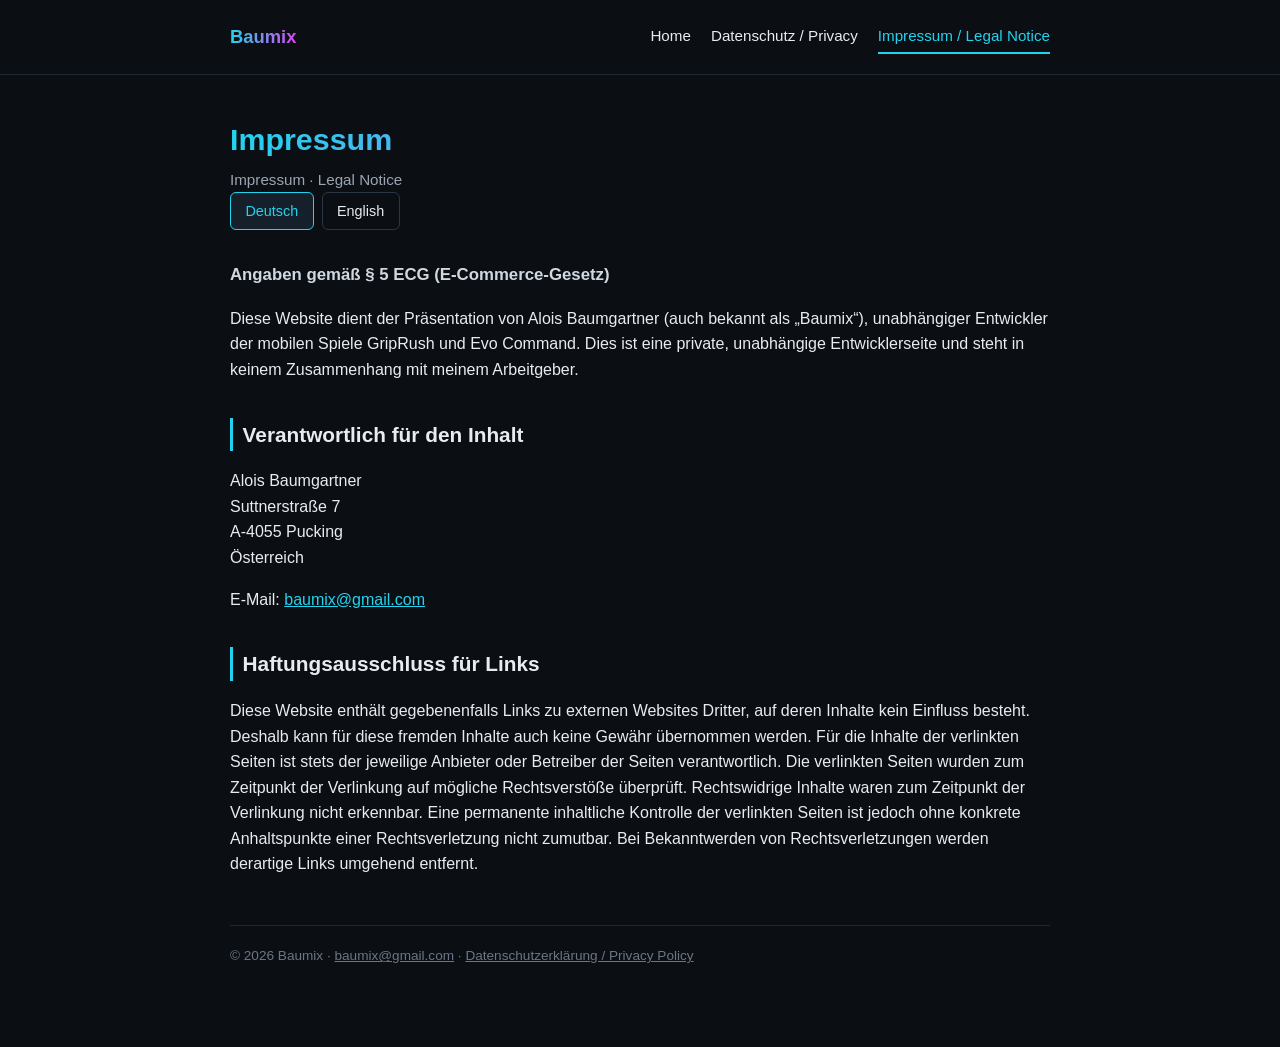
<file: impressum.html>
<!DOCTYPE html>
<html lang="de">
<head>
<meta charset="UTF-8">
<meta name="viewport" content="width=device-width, initial-scale=1.0">
<title>Impressum / Legal Notice – Baumix</title>
<meta name="description" content="Impressum und rechtliche Hinweise für die Baumix Entwickler-Website.">
<link rel="stylesheet" href="styles.css">
<link rel="icon" href="favicon.ico" sizes="any">
<link rel="icon" type="image/png" sizes="192x192" href="assets/icon-192.png">
<link rel="apple-touch-icon" href="assets/apple-touch-icon.png">
</head>
<body>
<header class="site-header">
  <div class="wrap">
    <a class="brand" href="index.html">Baumix</a>
    <nav class="site-nav">
      <a href="index.html">Home</a>
      <a href="privacy.html">Datenschutz / Privacy</a>
      <a href="impressum.html" class="current">Impressum / Legal Notice</a>
    </nav>
  </div>
</header>

<div class="wrap">
  <header>
    <h1>Impressum</h1>
    <div class="subtitle">Impressum · Legal Notice</div>
  </header>

  <div class="lang-switch">
    <a href="#de" id="tab-de" class="active" onclick="showLang('de')">Deutsch</a>
    <a href="#en" id="tab-en" onclick="showLang('en')">English</a>
  </div>

  <section id="de" class="lang-section active" lang="de">
    <h3>Angaben gemäß § 5 ECG (E-Commerce-Gesetz)</h3>
    <p>
      Diese Website dient der Präsentation von Alois Baumgartner (auch
      bekannt als „Baumix“), unabhängiger Entwickler der mobilen Spiele GripRush und Evo Command. Dies ist eine private, unabhängige Entwicklerseite und
      steht in keinem Zusammenhang mit meinem Arbeitgeber.
    </p>

    <h2>Verantwortlich für den Inhalt</h2>
    <p>
      Alois Baumgartner<br>
      Suttnerstraße 7<br>
      A-4055 Pucking<br>
      Österreich
    </p>
    <p>E-Mail: <a href="#" class="mail-link" data-user="baumix" data-domain="gmail.com">baumix(at)gmail.com</a></p>

    <h2>Haftungsausschluss für Links</h2>
    <p>
      Diese Website enthält gegebenenfalls Links zu externen Websites
      Dritter, auf deren Inhalte kein Einfluss besteht. Deshalb kann für
      diese fremden Inhalte auch keine Gewähr übernommen werden. Für die
      Inhalte der verlinkten Seiten ist stets der jeweilige Anbieter oder
      Betreiber der Seiten verantwortlich. Die verlinkten Seiten wurden
      zum Zeitpunkt der Verlinkung auf mögliche Rechtsverstöße überprüft.
      Rechtswidrige Inhalte waren zum Zeitpunkt der Verlinkung nicht
      erkennbar. Eine permanente inhaltliche Kontrolle der verlinkten
      Seiten ist jedoch ohne konkrete Anhaltspunkte einer
      Rechtsverletzung nicht zumutbar. Bei Bekanntwerden von
      Rechtsverletzungen werden derartige Links umgehend entfernt.
    </p>
  </section>

  <section id="en" class="lang-section" lang="en">
    <h3>Information according to § 5 ECG (Austrian E-Commerce Act)</h3>
    <p>
      This website serves to present Alois Baumgartner (also known as
      "Baumix"), independent developer of the mobile games GripRush and Evo Command. This is
      a private, independent developer website and is not affiliated with
      my employer.
    </p>

    <h2>Responsible for content</h2>
    <p>
      Alois Baumgartner<br>
      Suttnerstraße 7<br>
      A-4055 Pucking<br>
      Austria
    </p>
    <p>Email: <a href="#" class="mail-link" data-user="baumix" data-domain="gmail.com">baumix(at)gmail.com</a></p>

    <h2>Disclaimer for links</h2>
    <p>
      This website may contain links to external third-party websites over
      whose content we have no control. Therefore, we cannot assume any
      liability for these external contents. The respective provider or
      operator of the linked pages is always responsible for their
      content. The linked pages were checked for possible legal
      violations at the time of linking. No unlawful content was
      identifiable at the time of linking. Permanent monitoring of the
      content of linked pages is not reasonable without concrete
      evidence of a legal violation. If we become aware of any legal
      infringements, we will remove such links immediately.
    </p>
  </section>

  <footer class="site-footer">
    &copy; 2026 Baumix · <a href="#" class="mail-link" data-user="baumix" data-domain="gmail.com">baumix(at)gmail.com</a> ·
    <a href="privacy.html">Datenschutzerklärung / Privacy Policy</a>
  </footer>
</div>

<script>
function showLang(lang) {
  document.getElementById('de').classList.toggle('active', lang === 'de');
  document.getElementById('en').classList.toggle('active', lang === 'en');
  document.getElementById('tab-de').classList.toggle('active', lang === 'de');
  document.getElementById('tab-en').classList.toggle('active', lang === 'en');
}
// respect hash on load
if (location.hash === '#en') showLang('en');

// simple email de-obfuscation to reduce plain-text scraping
document.querySelectorAll('.mail-link').forEach(function (el) {
  var address = el.dataset.user + '@' + el.dataset.domain;
  el.href = 'mailto:' + address;
  el.textContent = address;
});
</script>
</body>
</html>
</file>
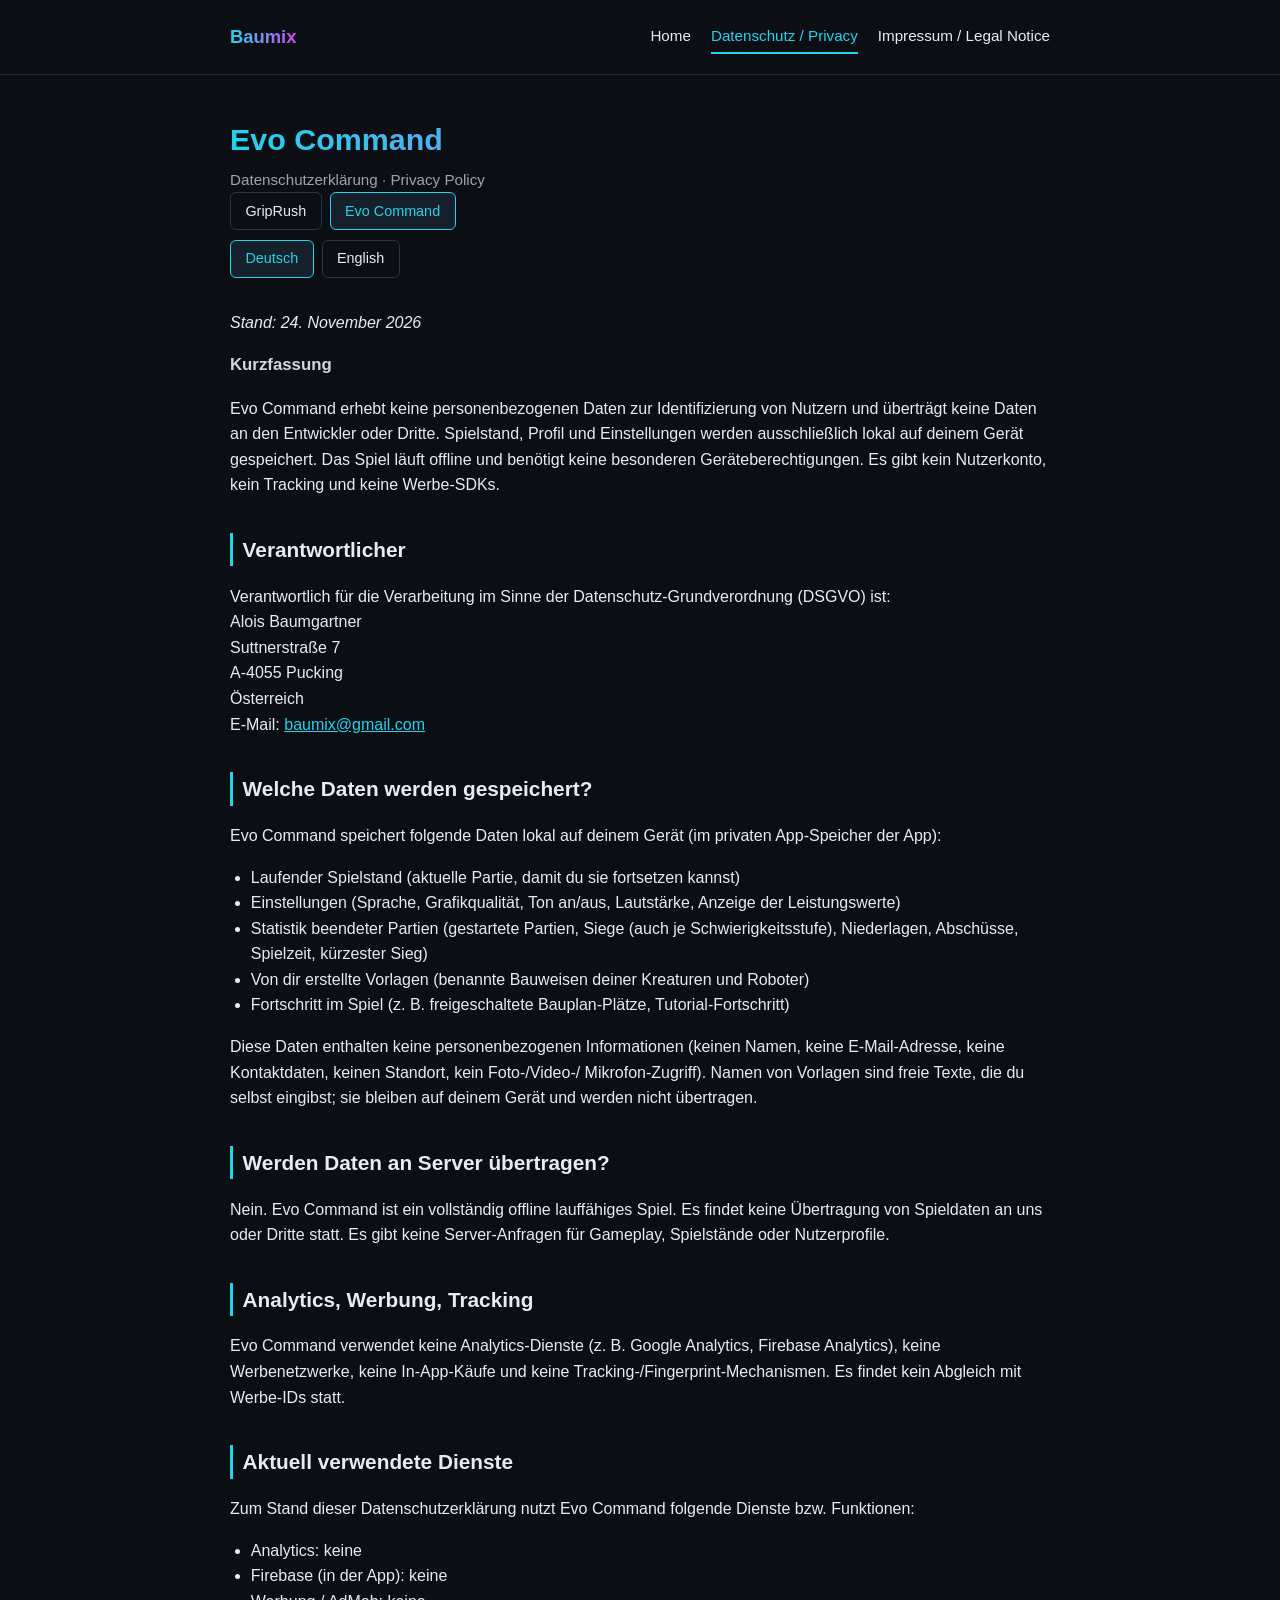
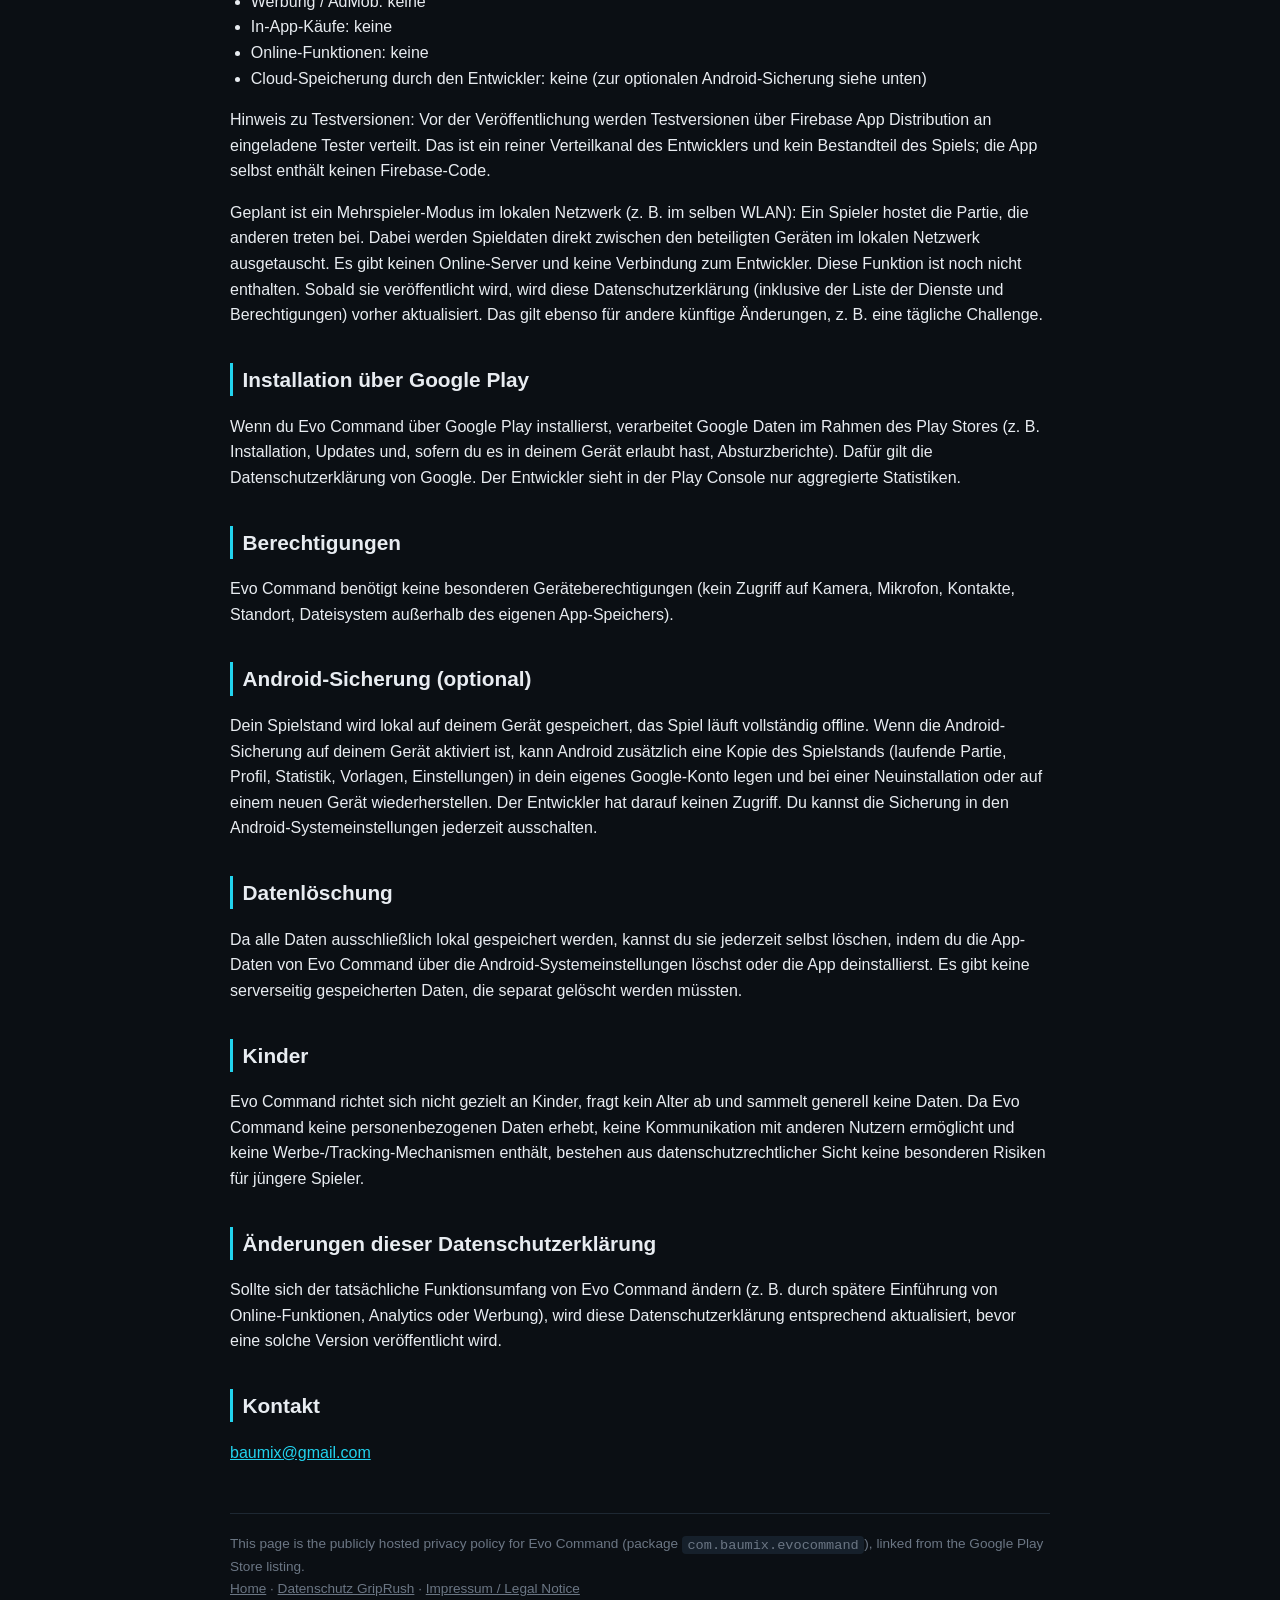
<file: privacy-evo-command.html>
<!DOCTYPE html>
<html lang="de">
<head>
<meta charset="UTF-8">
<meta name="viewport" content="width=device-width, initial-scale=1.0">
<title>Evo Command - Datenschutzerklärung / Privacy Policy</title>
<link rel="stylesheet" href="styles.css">
<link rel="icon" href="favicon.ico" sizes="any">
<link rel="icon" type="image/png" sizes="192x192" href="assets/icon-192.png">
<link rel="apple-touch-icon" href="assets/apple-touch-icon.png">
</head>
<body>
<header class="site-header">
  <div class="wrap">
    <a class="brand" href="index.html">Baumix</a>
    <nav class="site-nav">
      <a href="index.html">Home</a>
      <a href="privacy.html" class="current">Datenschutz / Privacy</a>
      <a href="impressum.html">Impressum / Legal Notice</a>
    </nav>
  </div>
</header>

<div class="wrap">
  <header>
    <h1>Evo Command</h1>
    <div class="subtitle">Datenschutzerklärung · Privacy Policy</div>
  </header>

  <div class="lang-switch policy-switch">
    <a href="privacy.html">GripRush</a>
    <a href="privacy-evo-command.html" class="active">Evo Command</a>
  </div>

  <div class="lang-switch">
    <a href="#de" id="tab-de" class="active" onclick="showLang('de')">Deutsch</a>
    <a href="#en" id="tab-en" onclick="showLang('en')">English</a>
  </div>

  <section id="de" class="lang-section active" lang="de">
    <p><em>Stand: 24. November 2026</em></p>

    <h3>Kurzfassung</h3>
    <p>Evo Command erhebt keine personenbezogenen Daten zur Identifizierung von
    Nutzern und überträgt keine Daten an den Entwickler oder Dritte. Spielstand,
    Profil und Einstellungen werden ausschließlich lokal auf deinem Gerät
    gespeichert. Das Spiel läuft offline und benötigt keine besonderen
    Geräteberechtigungen. Es gibt kein Nutzerkonto, kein Tracking und keine
    Werbe-SDKs.</p>

    <h2>Verantwortlicher</h2>
    <p>
      Verantwortlich für die Verarbeitung im Sinne der
      Datenschutz-Grundverordnung (DSGVO) ist:<br>
      Alois Baumgartner<br>
      Suttnerstraße 7<br>
      A-4055 Pucking<br>
      Österreich<br>
      E-Mail: <a href="#" class="mail-link" data-user="baumix" data-domain="gmail.com">baumix(at)gmail.com</a>
    </p>

    <h2>Welche Daten werden gespeichert?</h2>
    <p>Evo Command speichert folgende Daten lokal auf deinem Gerät (im privaten
    App-Speicher der App):</p>
    <ul>
      <li>Laufender Spielstand (aktuelle Partie, damit du sie fortsetzen kannst)</li>
      <li>Einstellungen (Sprache, Grafikqualität, Ton an/aus, Lautstärke, Anzeige der Leistungswerte)</li>
      <li>Statistik beendeter Partien (gestartete Partien, Siege (auch je Schwierigkeitsstufe), Niederlagen, Abschüsse, Spielzeit, kürzester Sieg)</li>
      <li>Von dir erstellte Vorlagen (benannte Bauweisen deiner Kreaturen und Roboter)</li>
      <li>Fortschritt im Spiel (z. B. freigeschaltete Bauplan-Plätze, Tutorial-Fortschritt)</li>
    </ul>
    <p>Diese Daten enthalten keine personenbezogenen Informationen (keinen Namen,
    keine E-Mail-Adresse, keine Kontaktdaten, keinen Standort, kein Foto-/Video-/
    Mikrofon-Zugriff). Namen von Vorlagen sind freie Texte, die du selbst eingibst;
    sie bleiben auf deinem Gerät und werden nicht übertragen.</p>

    <h2>Werden Daten an Server übertragen?</h2>
    <p>Nein. Evo Command ist ein vollständig offline lauffähiges Spiel. Es findet
    keine Übertragung von Spieldaten an uns oder Dritte statt. Es gibt keine
    Server-Anfragen für Gameplay, Spielstände oder Nutzerprofile.</p>

    <h2>Analytics, Werbung, Tracking</h2>
    <p>Evo Command verwendet keine Analytics-Dienste (z. B. Google Analytics,
    Firebase Analytics), keine Werbenetzwerke, keine In-App-Käufe und keine
    Tracking-/Fingerprint-Mechanismen. Es findet kein Abgleich mit Werbe-IDs statt.</p>

    <h2>Aktuell verwendete Dienste</h2>
    <p>Zum Stand dieser Datenschutzerklärung nutzt Evo Command folgende Dienste
    bzw. Funktionen:</p>
    <ul>
      <li>Analytics: keine</li>
      <li>Firebase (in der App): keine</li>
      <li>Werbung / AdMob: keine</li>
      <li>In-App-Käufe: keine</li>
      <li>Online-Funktionen: keine</li>
      <li>Cloud-Speicherung durch den Entwickler: keine (zur optionalen Android-Sicherung siehe unten)</li>
    </ul>
    <p>Hinweis zu Testversionen: Vor der Veröffentlichung werden Testversionen
    über Firebase App Distribution an eingeladene Tester verteilt. Das ist ein
    reiner Verteilkanal des Entwicklers und kein Bestandteil des Spiels; die App
    selbst enthält keinen Firebase-Code.</p>
    <p>Geplant ist ein Mehrspieler-Modus im lokalen Netzwerk (z. B. im selben
    WLAN): Ein Spieler hostet die Partie, die anderen treten bei. Dabei werden
    Spieldaten direkt zwischen den beteiligten Geräten im lokalen Netzwerk
    ausgetauscht. Es gibt keinen Online-Server und keine Verbindung zum
    Entwickler. Diese Funktion ist noch nicht enthalten. Sobald sie veröffentlicht
    wird, wird diese Datenschutzerklärung (inklusive der Liste der Dienste und
    Berechtigungen) vorher aktualisiert. Das gilt ebenso für andere künftige
    Änderungen, z. B. eine tägliche Challenge.</p>

    <h2>Installation über Google Play</h2>
    <p>Wenn du Evo Command über Google Play installierst, verarbeitet Google
    Daten im Rahmen des Play Stores (z. B. Installation, Updates und, sofern du
    es in deinem Gerät erlaubt hast, Absturzberichte). Dafür gilt die
    Datenschutzerklärung von Google. Der Entwickler sieht in der Play Console
    nur aggregierte Statistiken.</p>

    <h2>Berechtigungen</h2>
    <p>Evo Command benötigt keine besonderen Geräteberechtigungen (kein Zugriff auf
    Kamera, Mikrofon, Kontakte, Standort, Dateisystem außerhalb des eigenen
    App-Speichers).</p>

    <h2>Android-Sicherung (optional)</h2>
    <p>Dein Spielstand wird lokal auf deinem Gerät gespeichert, das Spiel läuft
    vollständig offline. Wenn die Android-Sicherung auf deinem Gerät aktiviert
    ist, kann Android zusätzlich eine Kopie des Spielstands (laufende Partie,
    Profil, Statistik, Vorlagen, Einstellungen) in dein eigenes Google-Konto
    legen und bei einer Neuinstallation oder auf einem neuen Gerät
    wiederherstellen. Der Entwickler hat darauf keinen Zugriff. Du kannst die
    Sicherung in den Android-Systemeinstellungen jederzeit ausschalten.</p>

    <h2>Datenlöschung</h2>
    <p>Da alle Daten ausschließlich lokal gespeichert werden, kannst du sie
    jederzeit selbst löschen, indem du die App-Daten von Evo Command über die
    Android-Systemeinstellungen löschst oder die App deinstallierst. Es gibt
    keine serverseitig gespeicherten Daten, die separat gelöscht werden müssten.</p>

    <h2>Kinder</h2>
    <p>Evo Command richtet sich nicht gezielt an Kinder, fragt kein Alter ab und
    sammelt generell keine Daten. Da Evo Command keine personenbezogenen Daten
    erhebt, keine Kommunikation mit anderen Nutzern ermöglicht und keine
    Werbe-/Tracking-Mechanismen enthält, bestehen aus datenschutzrechtlicher
    Sicht keine besonderen Risiken für jüngere Spieler.</p>

    <h2>Änderungen dieser Datenschutzerklärung</h2>
    <p>Sollte sich der tatsächliche Funktionsumfang von Evo Command ändern (z. B.
    durch spätere Einführung von Online-Funktionen, Analytics oder Werbung),
    wird diese Datenschutzerklärung entsprechend aktualisiert, bevor eine
    solche Version veröffentlicht wird.</p>

    <h2>Kontakt</h2>
    <p><a href="#" class="mail-link" data-user="baumix" data-domain="gmail.com">baumix(at)gmail.com</a></p>
  </section>

  <section id="en" class="lang-section" lang="en">
    <p><em>Last updated: November 24, 2026</em></p>

    <h3>Summary</h3>
    <p>Evo Command does not collect any personal data for identifying users and
    does not transmit any data to the developer or third parties. Game
    progress, profile, and settings are stored locally on your device only. The
    game runs offline and does not require any special device permissions. There
    is no user account, no tracking, and no advertising SDKs.</p>

    <h2>Data controller</h2>
    <p>
      The controller responsible for processing under the General Data
      Protection Regulation (GDPR) is:<br>
      Alois Baumgartner<br>
      Suttnerstraße 7<br>
      A-4055 Pucking<br>
      Austria<br>
      Email: <a href="#" class="mail-link" data-user="baumix" data-domain="gmail.com">baumix(at)gmail.com</a>
    </p>

    <h2>What data is stored?</h2>
    <p>Evo Command stores the following data locally on your device (in the
    app's private storage):</p>
    <ul>
      <li>Current game save (the match in progress, so you can continue it)</li>
      <li>Settings (language, graphics quality, sound on/off, volume, performance display)</li>
      <li>Statistics of finished matches (matches started, wins (also per difficulty level), losses, kills, play time, fastest win)</li>
      <li>Templates you create (named builds of your creatures and robots)</li>
      <li>Progress in the game (e.g. unlocked blueprint slots, tutorial progress)</li>
    </ul>
    <p>This data contains no personally identifiable information (no name,
    email address, contact details, location, or camera/microphone/photo
    access). Template names are free text that you enter yourself; they stay on
    your device and are not transmitted.</p>

    <h2>Is data transmitted to any server?</h2>
    <p>No. Evo Command is a fully offline-capable game. No gameplay data is
    transmitted to us or any third party. There are no server requests for
    gameplay, save data, or user profiles.</p>

    <h2>Analytics, advertising, tracking</h2>
    <p>Evo Command does not use any analytics services (e.g. Google Analytics,
    Firebase Analytics), advertising networks, in-app purchases, or
    tracking/fingerprinting mechanisms. No advertising ID matching takes place.</p>

    <h2>Currently used services</h2>
    <p>As of this privacy policy, Evo Command uses the following services or
    features:</p>
    <ul>
      <li>Analytics: none</li>
      <li>Firebase (in the app): none</li>
      <li>Advertising / AdMob: none</li>
      <li>In-app purchases: none</li>
      <li>Online features: none</li>
      <li>Cloud storage by the developer: none (for the optional Android backup see below)</li>
    </ul>
    <p>Note on test versions: before release, test versions are distributed to
    invited testers through Firebase App Distribution. This is a developer-side
    distribution channel only and not part of the game; the app itself
    contains no Firebase code.</p>
    <p>A multiplayer mode on the local network (e.g. the same Wi-Fi) is
    planned: one player hosts the match and the others join. Game data is
    then exchanged directly between the participating devices on the local
    network. There is no online server and no connection to the developer.
    This feature is not included yet. Before it is released, this privacy
    policy (including the list of services and permissions) will be updated.
    The same applies to other future changes, e.g. a daily challenge.</p>

    <h2>Installation via Google Play</h2>
    <p>If you install Evo Command through Google Play, Google processes data as
    part of the Play Store (e.g. installation, updates and, if you have allowed
    it on your device, crash reports). Google's privacy policy applies to that.
    The developer only sees aggregated statistics in the Play Console.</p>

    <h2>Permissions</h2>
    <p>Evo Command does not require any special device permissions (no access to
    camera, microphone, contacts, location, or file system outside its own
    app storage).</p>

    <h2>Android backup (optional)</h2>
    <p>Your game progress is stored locally on your device, and the game works
    fully offline. If Android backup is enabled on your device, Android may
    additionally save a copy of your progress (current match, profile,
    statistics, templates, settings) to your own Google account and restore it
    after a reinstall or on a new device. The developer has no access to it. You
    can turn the backup off at any time in your Android system settings.</p>

    <h2>Data deletion</h2>
    <p>Since all data is stored locally only, you can delete it at any time
    yourself by clearing Evo Command's app data via Android system settings or
    by uninstalling the app. There is no server-side stored data that would
    need to be deleted separately.</p>

    <h2>Children</h2>
    <p>Evo Command is not specifically directed at children, does not ask for
    age, and does not collect any data in general. Since Evo Command does not
    collect personal data, does not enable communication with other users,
    and contains no tracking/advertising mechanisms, there are no particular
    privacy risks for younger players from a data-protection standpoint.</p>

    <h2>Changes to this privacy policy</h2>
    <p>If Evo Command's actual feature set changes in the future (e.g. by
    introducing online features, analytics, or advertising), this privacy
    policy will be updated accordingly before such a version is released.</p>

    <h2>Contact</h2>
    <p><a href="#" class="mail-link" data-user="baumix" data-domain="gmail.com">baumix(at)gmail.com</a></p>
  </section>

  <footer class="site-footer">
    This page is the publicly hosted privacy policy for Evo Command
    (package <code>com.baumix.evocommand</code>), linked from the Google Play Store listing.<br>
    <a href="index.html">Home</a> · <a href="privacy.html">Datenschutz GripRush</a> · <a href="impressum.html">Impressum / Legal Notice</a>
  </footer>
</div>

<script>
function showLang(lang) {
  document.getElementById('de').classList.toggle('active', lang === 'de');
  document.getElementById('en').classList.toggle('active', lang === 'en');
  document.getElementById('tab-de').classList.toggle('active', lang === 'de');
  document.getElementById('tab-en').classList.toggle('active', lang === 'en');
}
// respect hash on load
if (location.hash === '#en') showLang('en');

// simple email de-obfuscation to reduce plain-text scraping
document.querySelectorAll('.mail-link').forEach(function (el) {
  var address = el.dataset.user + '@' + el.dataset.domain;
  el.href = 'mailto:' + address;
  el.textContent = address;
});
</script>
</body>
</html>
</file>
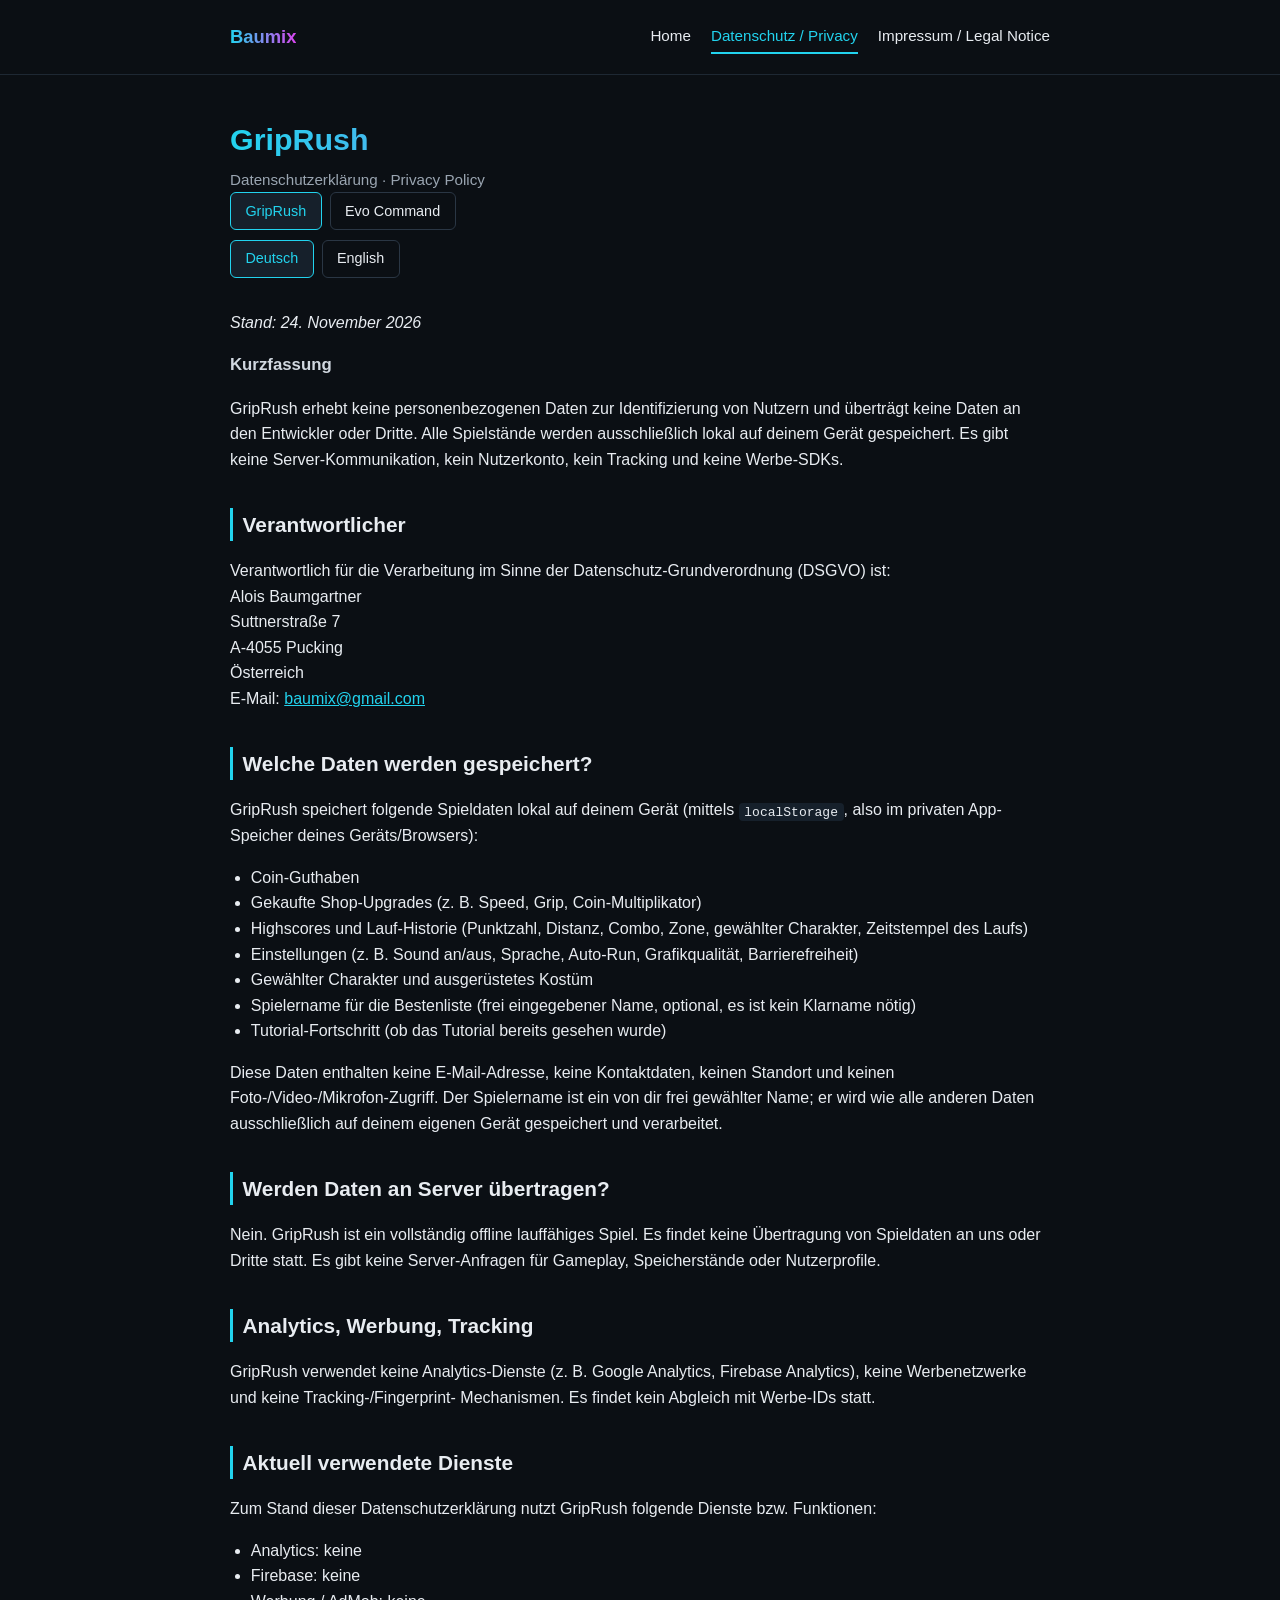
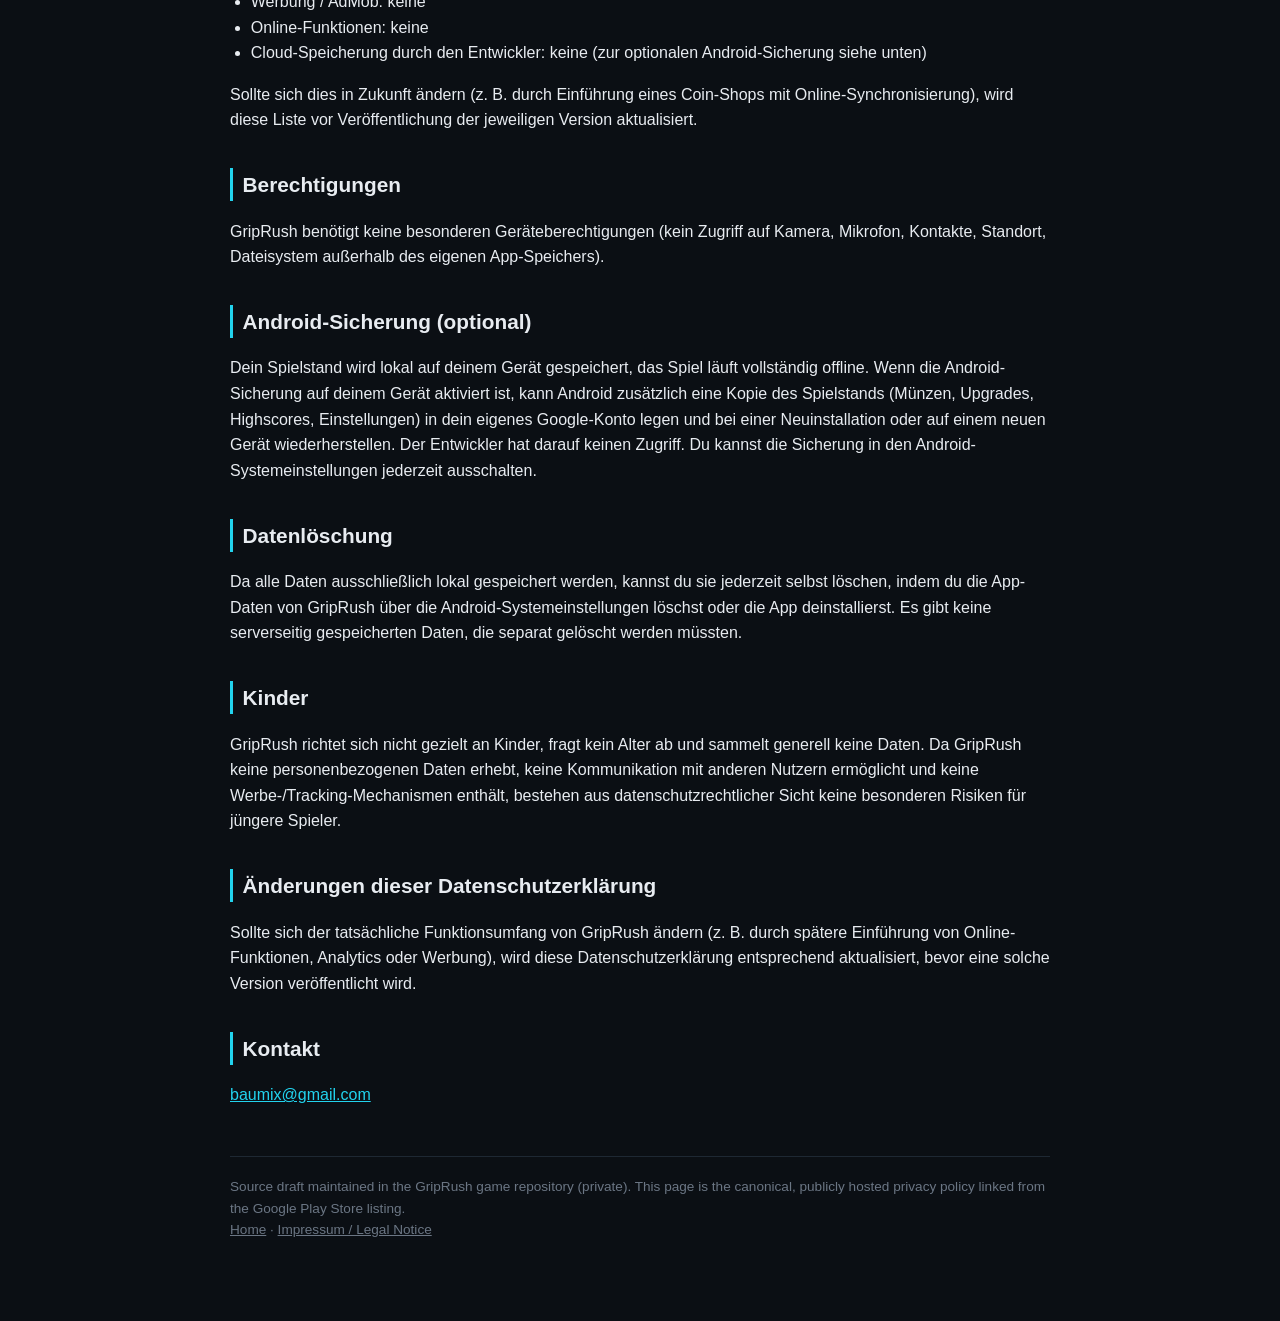
<file: privacy.html>
<!DOCTYPE html>
<html lang="de">
<head>
<meta charset="UTF-8">
<meta name="viewport" content="width=device-width, initial-scale=1.0">
<title>GripRush – Datenschutzerklärung / Privacy Policy</title>
<link rel="stylesheet" href="styles.css">
<link rel="icon" href="favicon.ico" sizes="any">
<link rel="icon" type="image/png" sizes="192x192" href="assets/icon-192.png">
<link rel="apple-touch-icon" href="assets/apple-touch-icon.png">
</head>
<body>
<header class="site-header">
  <div class="wrap">
    <a class="brand" href="index.html">Baumix</a>
    <nav class="site-nav">
      <a href="index.html">Home</a>
      <a href="privacy.html" class="current">Datenschutz / Privacy</a>
      <a href="impressum.html">Impressum / Legal Notice</a>
    </nav>
  </div>
</header>

<div class="wrap">
  <header>
    <h1>GripRush</h1>
    <div class="subtitle">Datenschutzerklärung · Privacy Policy</div>
  </header>

  <div class="lang-switch policy-switch">
    <a href="privacy.html" class="active">GripRush</a>
    <a href="privacy-evo-command.html">Evo Command</a>
  </div>

  <div class="lang-switch">
    <a href="#de" id="tab-de" class="active" onclick="showLang('de')">Deutsch</a>
    <a href="#en" id="tab-en" onclick="showLang('en')">English</a>
  </div>

  <section id="de" class="lang-section active" lang="de">
    <p><em>Stand: 24. November 2026</em></p>

    <h3>Kurzfassung</h3>
    <p>GripRush erhebt keine personenbezogenen Daten zur Identifizierung von
    Nutzern und überträgt keine Daten an den Entwickler oder Dritte. Alle
    Spielstände werden ausschließlich lokal auf deinem Gerät gespeichert.
    Es gibt keine Server-Kommunikation, kein Nutzerkonto, kein Tracking und
    keine Werbe-SDKs.</p>

    <h2>Verantwortlicher</h2>
    <p>
      Verantwortlich für die Verarbeitung im Sinne der
      Datenschutz-Grundverordnung (DSGVO) ist:<br>
      Alois Baumgartner<br>
      Suttnerstraße 7<br>
      A-4055 Pucking<br>
      Österreich<br>
      E-Mail: <a href="#" class="mail-link" data-user="baumix" data-domain="gmail.com">baumix(at)gmail.com</a>
    </p>

    <h2>Welche Daten werden gespeichert?</h2>
    <p>GripRush speichert folgende Spieldaten lokal auf deinem Gerät (mittels
    <code>localStorage</code>, also im privaten App-Speicher deines Geräts/Browsers):</p>
    <ul>
      <li>Coin-Guthaben</li>
      <li>Gekaufte Shop-Upgrades (z. B. Speed, Grip, Coin-Multiplikator)</li>
      <li>Highscores und Lauf-Historie (Punktzahl, Distanz, Combo, Zone, gewählter Charakter, Zeitstempel des Laufs)</li>
      <li>Einstellungen (z. B. Sound an/aus, Sprache, Auto-Run, Grafikqualität, Barrierefreiheit)</li>
      <li>Gewählter Charakter und ausgerüstetes Kostüm</li>
      <li>Spielername für die Bestenliste (frei eingegebener Name, optional, es ist kein Klarname nötig)</li>
      <li>Tutorial-Fortschritt (ob das Tutorial bereits gesehen wurde)</li>
    </ul>
    <p>Diese Daten enthalten keine E-Mail-Adresse, keine Kontaktdaten, keinen Standort
    und keinen Foto-/Video-/Mikrofon-Zugriff. Der Spielername ist ein von dir frei
    gewählter Name; er wird wie alle anderen Daten ausschließlich auf deinem eigenen
    Gerät gespeichert und verarbeitet.</p>

    <h2>Werden Daten an Server übertragen?</h2>
    <p>Nein. GripRush ist ein vollständig offline lauffähiges Spiel. Es findet
    keine Übertragung von Spieldaten an uns oder Dritte statt. Es gibt keine
    Server-Anfragen für Gameplay, Speicherstände oder Nutzerprofile.</p>

    <h2>Analytics, Werbung, Tracking</h2>
    <p>GripRush verwendet keine Analytics-Dienste (z. B. Google Analytics,
    Firebase Analytics), keine Werbenetzwerke und keine Tracking-/Fingerprint-
    Mechanismen. Es findet kein Abgleich mit Werbe-IDs statt.</p>

    <h2>Aktuell verwendete Dienste</h2>
    <p>Zum Stand dieser Datenschutzerklärung nutzt GripRush folgende Dienste
    bzw. Funktionen:</p>
    <ul>
      <li>Analytics: keine</li>
      <li>Firebase: keine</li>
      <li>Werbung / AdMob: keine</li>
      <li>Online-Funktionen: keine</li>
      <li>Cloud-Speicherung durch den Entwickler: keine (zur optionalen Android-Sicherung siehe unten)</li>
    </ul>
    <p>Sollte sich dies in Zukunft ändern (z. B. durch Einführung eines
    Coin-Shops mit Online-Synchronisierung), wird diese Liste vor
    Veröffentlichung der jeweiligen Version aktualisiert.</p>

    <h2>Berechtigungen</h2>
    <p>GripRush benötigt keine besonderen Geräteberechtigungen (kein Zugriff auf
    Kamera, Mikrofon, Kontakte, Standort, Dateisystem außerhalb des eigenen
    App-Speichers).</p>

    <h2>Android-Sicherung (optional)</h2>
    <p>Dein Spielstand wird lokal auf deinem Gerät gespeichert, das Spiel läuft
    vollständig offline. Wenn die Android-Sicherung auf deinem Gerät aktiviert
    ist, kann Android zusätzlich eine Kopie des Spielstands (Münzen, Upgrades,
    Highscores, Einstellungen) in dein eigenes Google-Konto legen und bei einer
    Neuinstallation oder auf einem neuen Gerät wiederherstellen. Der Entwickler
    hat darauf keinen Zugriff. Du kannst die Sicherung in den
    Android-Systemeinstellungen jederzeit ausschalten.</p>

    <h2>Datenlöschung</h2>
    <p>Da alle Daten ausschließlich lokal gespeichert werden, kannst du sie
    jederzeit selbst löschen, indem du die App-Daten von GripRush über die
    Android-Systemeinstellungen löschst oder die App deinstallierst. Es gibt
    keine serverseitig gespeicherten Daten, die separat gelöscht werden müssten.</p>

    <h2>Kinder</h2>
    <p>GripRush richtet sich nicht gezielt an Kinder, fragt kein Alter ab und
    sammelt generell keine Daten. Da GripRush keine personenbezogenen Daten
    erhebt, keine Kommunikation mit anderen Nutzern ermöglicht und keine
    Werbe-/Tracking-Mechanismen enthält, bestehen aus datenschutzrechtlicher
    Sicht keine besonderen Risiken für jüngere Spieler.</p>

    <h2>Änderungen dieser Datenschutzerklärung</h2>
    <p>Sollte sich der tatsächliche Funktionsumfang von GripRush ändern (z. B.
    durch spätere Einführung von Online-Funktionen, Analytics oder Werbung),
    wird diese Datenschutzerklärung entsprechend aktualisiert, bevor eine
    solche Version veröffentlicht wird.</p>

    <h2>Kontakt</h2>
    <p><a href="#" class="mail-link" data-user="baumix" data-domain="gmail.com">baumix(at)gmail.com</a></p>
  </section>

  <section id="en" class="lang-section" lang="en">
    <p><em>Last updated: November 24, 2026</em></p>

    <h3>Summary</h3>
    <p>GripRush does not collect any personal data for identifying users and
    does not transmit any data to the developer or third parties. All
    game progress is stored locally on your device only. There is no server
    communication, no user account, no tracking, and no advertising SDKs.</p>

    <h2>Data controller</h2>
    <p>
      The controller responsible for processing under the General Data
      Protection Regulation (GDPR) is:<br>
      Alois Baumgartner<br>
      Suttnerstraße 7<br>
      A-4055 Pucking<br>
      Austria<br>
      Email: <a href="#" class="mail-link" data-user="baumix" data-domain="gmail.com">baumix(at)gmail.com</a>
    </p>

    <h2>What data is stored?</h2>
    <p>GripRush stores the following gameplay data locally on your device (via
    <code>localStorage</code>, i.e. your device's/browser's private app storage):</p>
    <ul>
      <li>Coin balance</li>
      <li>Purchased shop upgrades (e.g. speed, grip, coin multiplier)</li>
      <li>High scores and run history (score, distance, combo, zone, selected character, run timestamp)</li>
      <li>Settings (e.g. sound on/off, language, auto-run, graphics quality, accessibility)</li>
      <li>Selected character and equipped costume</li>
      <li>Player name for the leaderboard (freely entered name, optional, no real name required)</li>
      <li>Tutorial progress (whether the tutorial has already been seen)</li>
    </ul>
    <p>This data contains no email address, contact details, location, or
    camera/microphone/photo access. The player name is a name you choose freely;
    like all other data it is stored and processed exclusively on your own device.</p>

    <h2>Is data transmitted to any server?</h2>
    <p>No. GripRush is a fully offline-capable game. No gameplay data is
    transmitted to us or any third party. There are no server requests for
    gameplay, save data, or user profiles.</p>

    <h2>Analytics, advertising, tracking</h2>
    <p>GripRush does not use any analytics services (e.g. Google Analytics,
    Firebase Analytics), advertising networks, or tracking/fingerprinting
    mechanisms. No advertising ID matching takes place.</p>

    <h2>Currently used services</h2>
    <p>As of this privacy policy, GripRush uses the following services or
    features:</p>
    <ul>
      <li>Analytics: none</li>
      <li>Firebase: none</li>
      <li>Advertising / AdMob: none</li>
      <li>Online features: none</li>
      <li>Cloud storage by the developer: none (for the optional Android backup see below)</li>
    </ul>
    <p>Should this change in the future (e.g. by introducing a coin shop with
    online synchronization), this list will be updated before the respective
    version is released.</p>

    <h2>Permissions</h2>
    <p>GripRush does not require any special device permissions (no access to
    camera, microphone, contacts, location, or file system outside its own
    app storage).</p>

    <h2>Android backup (optional)</h2>
    <p>Your game progress is stored locally on your device, and the game works
    fully offline. If Android backup is enabled on your device, Android may
    additionally save a copy of your progress (coins, upgrades, high scores,
    settings) to your own Google account and restore it after a reinstall or on
    a new device. The developer has no access to it. You can turn the backup
    off at any time in your Android system settings.</p>

    <h2>Data deletion</h2>
    <p>Since all data is stored locally only, you can delete it at any time
    yourself by clearing GripRush's app data via Android system settings or
    by uninstalling the app. There is no server-side stored data that would
    need to be deleted separately.</p>

    <h2>Children</h2>
    <p>GripRush is not specifically directed at children, does not ask for
    age, and does not collect any data in general. Since GripRush does not
    collect personal data, does not enable communication with other users,
    and contains no tracking/advertising mechanisms, there are no particular
    privacy risks for younger players from a data-protection standpoint.</p>

    <h2>Changes to this privacy policy</h2>
    <p>If GripRush's actual feature set changes in the future (e.g. by
    introducing online features, analytics, or advertising), this privacy
    policy will be updated accordingly before such a version is released.</p>

    <h2>Contact</h2>
    <p><a href="#" class="mail-link" data-user="baumix" data-domain="gmail.com">baumix(at)gmail.com</a></p>
  </section>

  <footer class="site-footer">
    Source draft maintained in the GripRush game repository (private).
    This page is the canonical, publicly hosted privacy policy linked from the
    Google Play Store listing.<br>
    <a href="index.html">Home</a> · <a href="impressum.html">Impressum / Legal Notice</a>
  </footer>
</div>

<script>
function showLang(lang) {
  document.getElementById('de').classList.toggle('active', lang === 'de');
  document.getElementById('en').classList.toggle('active', lang === 'en');
  document.getElementById('tab-de').classList.toggle('active', lang === 'de');
  document.getElementById('tab-en').classList.toggle('active', lang === 'en');
}
// respect hash on load
if (location.hash === '#en') showLang('en');

// simple email de-obfuscation to reduce plain-text scraping
document.querySelectorAll('.mail-link').forEach(function (el) {
  var address = el.dataset.user + '@' + el.dataset.domain;
  el.href = 'mailto:' + address;
  el.textContent = address;
});
</script>
</body>
</html>
</file>
<file: styles.css>
:root {
  color-scheme: dark;
  --bg: #0b0f14;
  --text: #e8ecf1;
  --muted: #9aa5b1;
  --muted-2: #6b7684;
  --border: #1e2833;
  --border-2: #2a3644;
  --panel: #10161d;
  --panel-2: #16202b;
  --accent-a: #22d3ee;
  --accent-b: #d946ef;
}

* { box-sizing: border-box; }

body {
  margin: 0;
  padding: 0;
  background: var(--bg);
  color: var(--text);
  font-family: -apple-system, BlinkMacSystemFont, "Segoe UI", Roboto, Helvetica, Arial, sans-serif;
  line-height: 1.6;
}

.wrap {
  max-width: 860px;
  margin: 0 auto;
  padding: 0 1.25rem 5rem;
}

a { color: var(--accent-a); }

/* Hero banner */
.hero-banner {
  width: 100%;
  background: var(--bg);
  line-height: 0;
  overflow: hidden;
}

.hero-banner img {
  display: block;
  width: 100%;
  height: auto;
  max-height: 420px;
  object-fit: cover;
  background: var(--bg);
}

/* Site header / nav */
.site-header {
  border-bottom: 1px solid var(--border);
  margin-bottom: 2.5rem;
}

.site-header .wrap {
  padding-top: 1.25rem;
  padding-bottom: 1.25rem;
  display: flex;
  align-items: center;
  justify-content: space-between;
  flex-wrap: wrap;
  gap: 0.75rem;
}

.brand {
  font-weight: 700;
  font-size: 1.15rem;
  text-decoration: none;
  background: linear-gradient(90deg, var(--accent-a), var(--accent-b));
  -webkit-background-clip: text;
  background-clip: text;
  color: transparent;
}

.site-nav {
  display: flex;
  gap: 1.25rem;
  flex-wrap: wrap;
}

.site-nav a {
  color: var(--text);
  text-decoration: none;
  font-size: 0.95rem;
  padding: 0.25rem 0;
  border-bottom: 2px solid transparent;
}

.site-nav a:hover,
.site-nav a.current {
  color: var(--accent-a);
  border-bottom-color: var(--accent-a);
}

/* Headings */
h1 {
  font-size: 1.9rem;
  margin: 0 0 0.25rem;
  background: linear-gradient(90deg, var(--accent-a), var(--accent-b));
  -webkit-background-clip: text;
  background-clip: text;
  color: transparent;
}

.subtitle {
  color: var(--muted);
  font-size: 0.95rem;
}

h2 {
  font-size: 1.3rem;
  margin-top: 2.2rem;
  border-left: 3px solid var(--accent-a);
  padding-left: 0.6rem;
}

h3 {
  font-size: 1.05rem;
  color: #d1d8e0;
}

ul { padding-left: 1.3rem; }

/* Language switch (used on privacy page) */
.lang-switch {
  display: flex;
  gap: 0.5rem;
  margin-bottom: 2rem;
}

.lang-switch a {
  padding: 0.4rem 0.9rem;
  border: 1px solid var(--border-2);
  border-radius: 6px;
  text-decoration: none;
  color: var(--text);
  font-size: 0.9rem;
}

.lang-switch a.active {
  background: var(--panel-2);
  border-color: var(--accent-a);
  color: var(--accent-a);
}

section.lang-section { display: none; }
section.lang-section.active { display: block; }

/* Footer */
.site-footer {
  margin-top: 3rem;
  color: var(--muted-2);
  font-size: 0.85rem;
  border-top: 1px solid var(--border);
  padding-top: 1.2rem;
}

.site-footer a { color: var(--muted-2); }

code {
  background: var(--panel-2);
  padding: 0.1rem 0.35rem;
  border-radius: 4px;
}

/* Screenshot gallery */
.screenshot-gallery {
  display: flex;
  flex-wrap: wrap;
  gap: 0.75rem;
  margin: 1.25rem 0 1.5rem;
}

.screenshot-gallery img {
  width: calc(20% - 0.6rem);
  min-width: 110px;
  flex: 1 1 110px;
  height: auto;
  border-radius: 8px;
  border: 1px solid var(--border-2);
  object-fit: cover;
  background: var(--panel);
}

.screenshot-gallery img.poster {
  width: calc(20% - 0.6rem);
}

@media (max-width: 600px) {
  .screenshot-gallery img,
  .screenshot-gallery img.poster {
    width: calc(50% - 0.4rem);
  }
}

@media (max-width: 600px) {
  .site-header .wrap {
    flex-direction: column;
    align-items: flex-start;
  }
  .site-nav {
    gap: 1rem;
  }
}

/* Link zum Play Store */
.play-link {
  display: inline-block;
  padding: 0.55rem 1.1rem;
  border-radius: 8px;
  background: linear-gradient(90deg, #22d3ee, #d946ef);
  color: #0b0f14;
  font-weight: 700;
  text-decoration: none;
}
.play-link:hover { filter: brightness(1.1); }

/* Spiele-Uebersicht und Datenschutz-Umschalter */
.game-nav { margin: 0.2rem 0 1rem; }
.policy-switch { margin-bottom: 0.6rem; }
</file>
